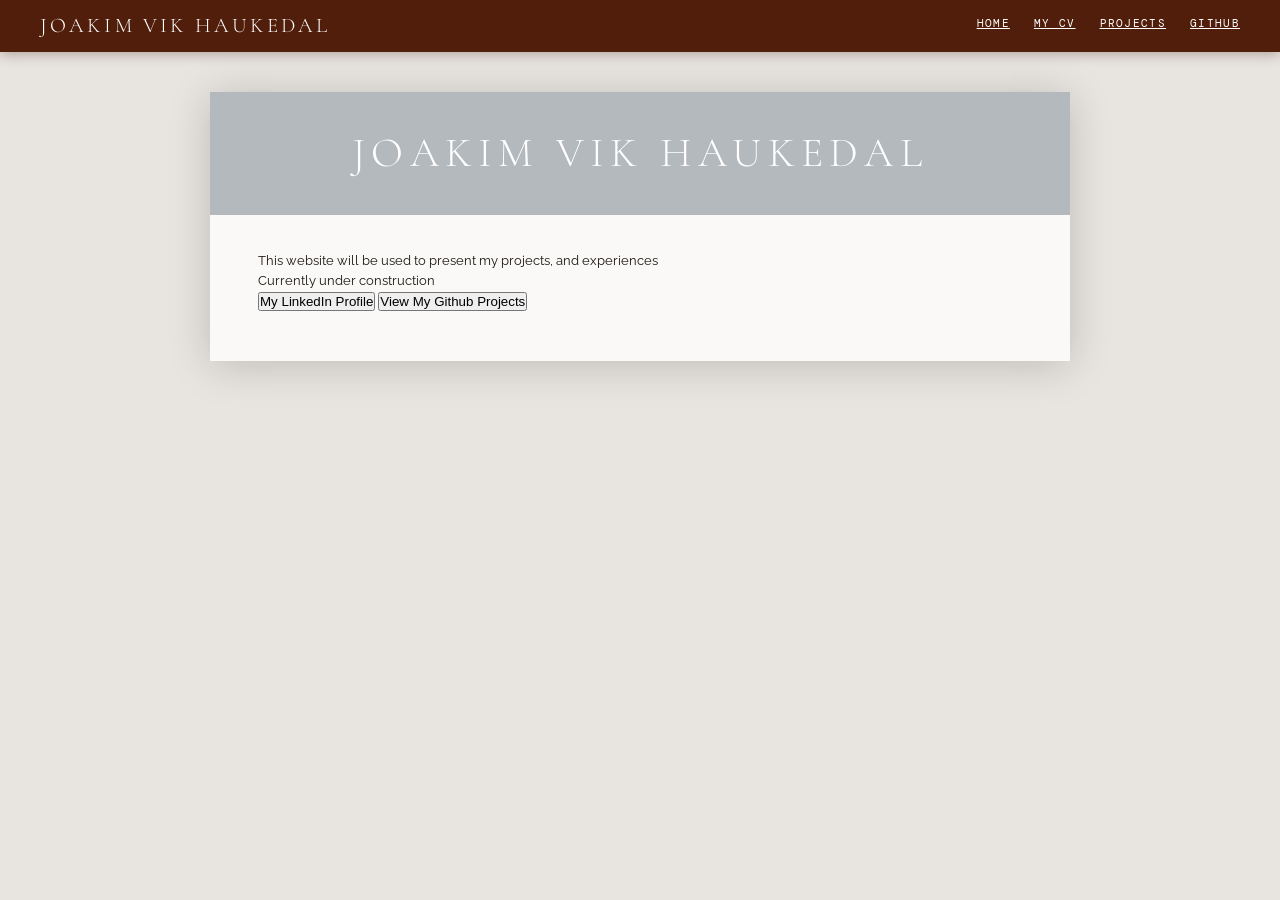
<file: docs/index.html>
<!DOCTYPE html>
<html lang="en">
<head>
<meta charset="UTF-8">
<meta name="viewport" content="width=device-width, initial-scale=1.0">
<title>Joakim Vik Haukedal - Home</title>
<link rel="stylesheet" href="css/style.css">
<link href="https://fonts.googleapis.com/css2?family=Cormorant+Garamond:ital,wght@0,300;0,400;0,600;1,300;1,400&family=DM+Mono:wght@300;400;500&family=Raleway:wght@300;400;600;700&display=swap" rel="stylesheet">
</head>
<body>

<!-- ═══════════════════ Site Header ═══════════════════ -->
<div id="navbar-placeholder"></div>
<script src="js/navbar.js"></script>

<div class="page" id="index">
  <div class="doc">
    <div class="doc-header">
      <span class="subtitle">Joakim Vik Haukedal</span>
    </div>
    <div class="doc-body">
	  <p>This website will be used to present my projects, and experiences</p>
      <p>Currently under construction</p>
	  <button>My LinkedIn Profile
		  <a href="https://www.linkedin.com/in/joakim-vik-haukedal/" target="_blank" rel="noopener noreferrer" class="btn"></a>
	  </button>
      <button>View My Github Projects
      <a href="https://github.com/Jokkusmaximus" target="_blank" rel="noopener noreferrer" class="btn"></a>
      </button>
    </div>
  </div>
</div>



<!-- As a button-style link -->


</body>
</html>
</file>
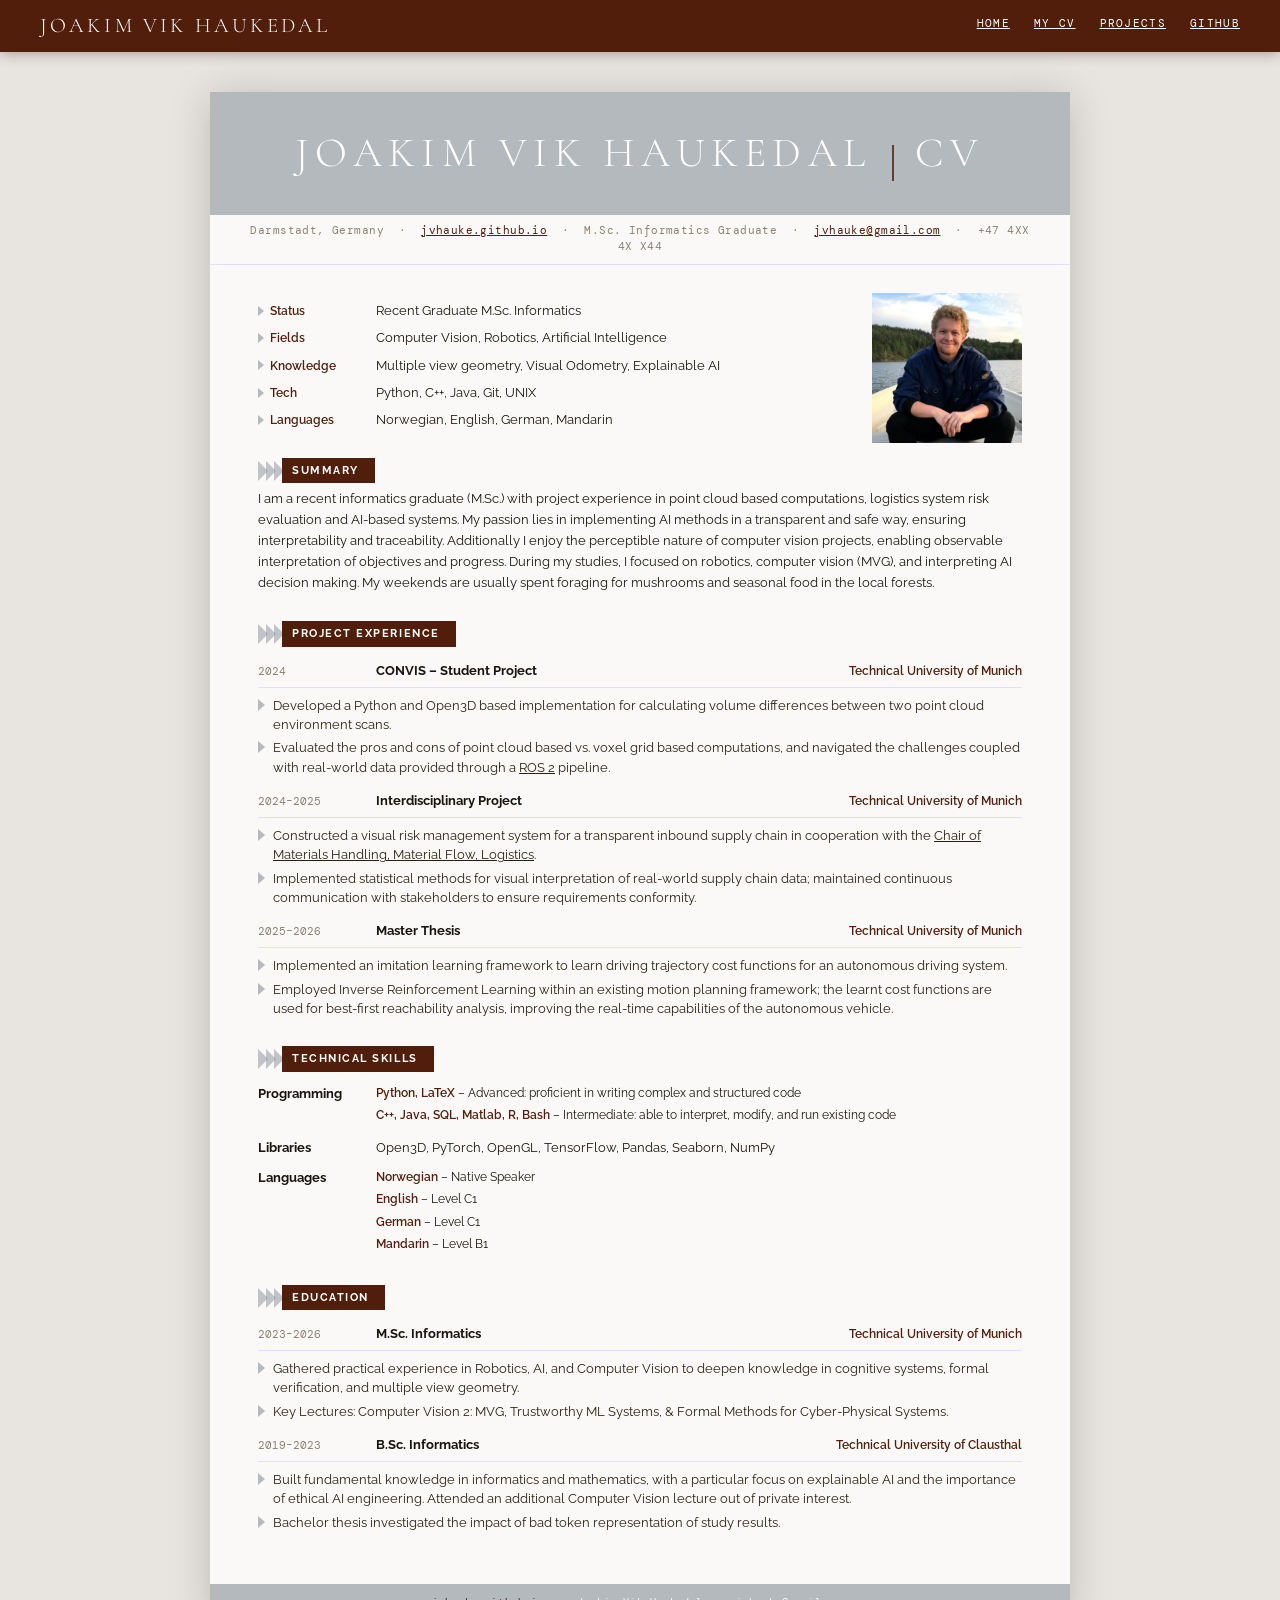
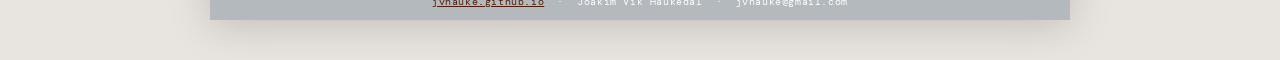
<file: docs/joakim_vh_cv.html>
<!DOCTYPE html>
<html lang="en">
<head>
<meta charset="UTF-8">
<meta name="viewport" content="width=device-width, initial-scale=1.0">
<title>Joakim Vik Haukedal - CV</title>
<link rel="stylesheet" href="css/style.css">
<link href="https://fonts.googleapis.com/css2?family=Cormorant+Garamond:ital,wght@0,300;0,400;0,600;1,300;1,400&family=DM+Mono:wght@300;400;500&family=Raleway:wght@300;400;600;700&display=swap" rel="stylesheet">
</head>
<body>

<!-- ═══════════════════ Site Header ═══════════════════ -->
<div id="navbar-placeholder"></div>
<script src="js/navbar.js" defer></script>

<!-- ═══════════════════ CV ═══════════════════ -->
<div class="page active" id="tab-cv">
  <div class="doc">
    <div class="doc-header">
      <span class="subtitle">Joakim Vik Haukedal</span>
      <span class="divider"></span>
      <span class="subtitle">CV</span>
    </div>
    <div class="topbar">
      Darmstadt, Germany &nbsp;·&nbsp;
      <a href="https://jokkusmaximus.github.io/jvhauke.io/">jvhauke.github.io</a>
      &nbsp;·&nbsp; M.Sc. Informatics Graduate &nbsp;·&nbsp;
      <a href="mailto:jvhauke@gmail.com">jvhauke@gmail.com</a>
      &nbsp;·&nbsp; +47 4XX 4X X44
    </div>
    <div class="doc-body">

      <div class="photo-area">
		<img src="pics/JVH_hytta.jpeg" alt="A picture of Joakim VH, as used on his CV">
      </div>

      <!-- Meta -->
      <div class="headerevent"><span class="headerevent-key">Status</span><span class="headerevent-val">Recent Graduate M.Sc. Informatics</span></div>
      <div class="headerevent"><span class="headerevent-key">Fields</span><span class="headerevent-val">Computer Vision, Robotics, Artificial Intelligence</span></div>
      <div class="headerevent"><span class="headerevent-key">Knowledge</span><span class="headerevent-val">Multiple view geometry, Visual Odometry, Explainable AI</span></div>
      <div class="headerevent"><span class="headerevent-key">Tech</span><span class="headerevent-val">Python, C++, Java, Git, UNIX</span></div>
      <div class="headerevent"><span class="headerevent-key">Languages</span><span class="headerevent-val">Norwegian, English, German, Mandarin</span></div>

      <!-- Summary -->
      <div class="cvsection"><div class="arrows"><div class="arrow-shape"></div><div class="arrow-shape"></div><div class="arrow-shape"></div></div><div class="cvsection-label">Summary</div></div>
      <div class="summary">
        I am a recent informatics graduate (M.Sc.) with project experience in point cloud based computations, logistics system risk evaluation and AI-based systems. My passion lies in implementing AI methods in a transparent and safe way, ensuring interpretability and traceability. Additionally I enjoy the perceptible nature of computer vision projects, enabling observable interpretation of objectives and progress. During my studies, I focused on robotics, computer vision (MVG), and interpreting AI decision making. My weekends are usually spent foraging for mushrooms and seasonal food in the local forests.
      </div>

      <!-- Projects -->
      <div class="cvsection"><div class="arrows"><div class="arrow-shape"></div><div class="arrow-shape"></div><div class="arrow-shape"></div></div><div class="cvsection-label">Project Experience</div></div>

      <div class="cvevent" id="convis">
        <div class="cvevent-header">
          <span class="cvevent-date">2024</span>
          <span class="cvevent-title">CONVIS – Student Project</span>
          <span class="cvevent-place">Technical University of Munich</span>
        </div>
        <div class="cvevent-rule"></div>
        <ul class="cvevent-bullets">
          <li><span class="bullet-arrow"></span><span>Developed a Python and Open3D based implementation for calculating volume differences between two point cloud environment scans.</span></li>
          <li><span class="bullet-arrow"></span><span>Evaluated the pros and cons of point cloud based vs. voxel grid based computations, and navigated the challenges coupled with real-world data provided through a <a href="https://ros.org/" style="color:var(--sect)">ROS 2</a> pipeline.</span></li>
        </ul>
      </div>

      <div class="cvevent">
        <div class="cvevent-header">
          <span class="cvevent-date">2024–2025</span>
          <span class="cvevent-title">Interdisciplinary Project</span>
          <span class="cvevent-place">Technical University of Munich</span>
        </div>
        <div class="cvevent-rule"></div>
        <ul class="cvevent-bullets">
          <li><span class="bullet-arrow"></span><span>Constructed a visual risk management system for a transparent inbound supply chain in cooperation with the <a href="https://www.mec.ed.tum.de/en/fml/cover-page/" style="color:var(--sect)">Chair of Materials Handling, Material Flow, Logistics</a>.</span></li>
          <li><span class="bullet-arrow"></span><span>Implemented statistical methods for visual interpretation of real-world supply chain data; maintained continuous communication with stakeholders to ensure requirements conformity.</span></li>
        </ul>
      </div>

      <div class="cvevent">
        <div class="cvevent-header">
          <span class="cvevent-date">2025–2026</span>
          <span class="cvevent-title">Master Thesis</span>
          <span class="cvevent-place">Technical University of Munich</span>
        </div>
        <div class="cvevent-rule"></div>
        <ul class="cvevent-bullets">
          <li><span class="bullet-arrow"></span><span>Implemented an imitation learning framework to learn driving trajectory cost functions for an autonomous driving system.</span></li>
          <li><span class="bullet-arrow"></span><span>Employed Inverse Reinforcement Learning within an existing motion planning framework; the learnt cost functions are used for best-first reachability analysis, improving the real-time capabilities of the autonomous vehicle.</span></li>
        </ul>
      </div>

      <!-- Technical Skills -->
      <div class="cvsection"><div class="arrows"><div class="arrow-shape"></div><div class="arrow-shape"></div><div class="arrow-shape"></div></div><div class="cvsection-label">Technical Skills</div></div>

      <div class="skill-row" style="margin-top:12px;">
        <span class="skill-label">Programming</span>
        <div>
          <div class="skill-inner-row"><strong>Python, LaTeX</strong> – Advanced: proficient in writing complex and structured code</div>
          <div class="skill-inner-row"><strong>C++, Java, SQL, Matlab, R, Bash</strong> – Intermediate: able to interpret, modify, and run existing code</div>
        </div>
      </div>

      <div class="skill-row">
        <span class="skill-label">Libraries</span>
        <span style="font-size:12.5px;">Open3D, PyTorch, OpenGL, TensorFlow, Pandas, Seaborn, NumPy</span>
      </div>

      <div class="skill-row">
        <span class="skill-label">Languages</span>
        <div>
          <div class="skill-inner-row"><strong>Norwegian</strong> – Native Speaker</div>
          <div class="skill-inner-row"><strong>English</strong> – Level C1</div>
          <div class="skill-inner-row"><strong>German</strong> – Level C1</div>
          <div class="skill-inner-row"><strong>Mandarin</strong> – Level B1</div>
        </div>
      </div>

      <!-- Education -->
      <div class="cvsection"><div class="arrows"><div class="arrow-shape"></div><div class="arrow-shape"></div><div class="arrow-shape"></div></div><div class="cvsection-label">Education</div></div>

      <div class="cvevent">
        <div class="cvevent-header">
          <span class="cvevent-date">2023–2026</span>
          <span class="cvevent-title">M.Sc. Informatics</span>
          <span class="cvevent-place">Technical University of Munich</span>
        </div>
        <div class="cvevent-rule"></div>
        <ul class="cvevent-bullets">
          <li><span class="bullet-arrow"></span><span>Gathered practical experience in Robotics, AI, and Computer Vision to deepen knowledge in cognitive systems, formal verification, and multiple view geometry.</span></li>
          <li><span class="bullet-arrow"></span><span>Key Lectures: Computer Vision 2: MVG, Trustworthy ML Systems, &amp; Formal Methods for Cyber-Physical Systems.</span></li>
        </ul>
      </div>

      <div class="cvevent">
        <div class="cvevent-header">
          <span class="cvevent-date">2019–2023</span>
          <span class="cvevent-title">B.Sc. Informatics</span>
          <span class="cvevent-place">Technical University of Clausthal</span>
        </div>
        <div class="cvevent-rule"></div>
        <ul class="cvevent-bullets">
          <li><span class="bullet-arrow"></span><span>Built fundamental knowledge in informatics and mathematics, with a particular focus on explainable AI and the importance of ethical AI engineering. Attended an additional Computer Vision lecture out of private interest.</span></li>
          <li><span class="bullet-arrow"></span><span>Bachelor thesis investigated the impact of bad token representation of study results.</span></li>
        </ul>
      </div>

    </div><!-- /doc-body -->
    <div class="doc-footer">
      <a href="https://jokkusmaximus.github.io/jvhauke.io/">jvhauke.github.io</a>
      &nbsp;·&nbsp; Joakim Vik Haukedal &nbsp;·&nbsp; jvhauke@gmail.com
    </div>
  </div>
</div>

<script>
  function showTab(name) {
    document.querySelectorAll('.page').forEach(p => p.classList.remove('active'));
    document.querySelectorAll('.tab-btn').forEach(b => b.classList.remove('active'));
    document.getElementById('tab-' + name).classList.add('active');
    event.currentTarget.classList.add('active');
  }
</script>
</body>
</html>
</file>
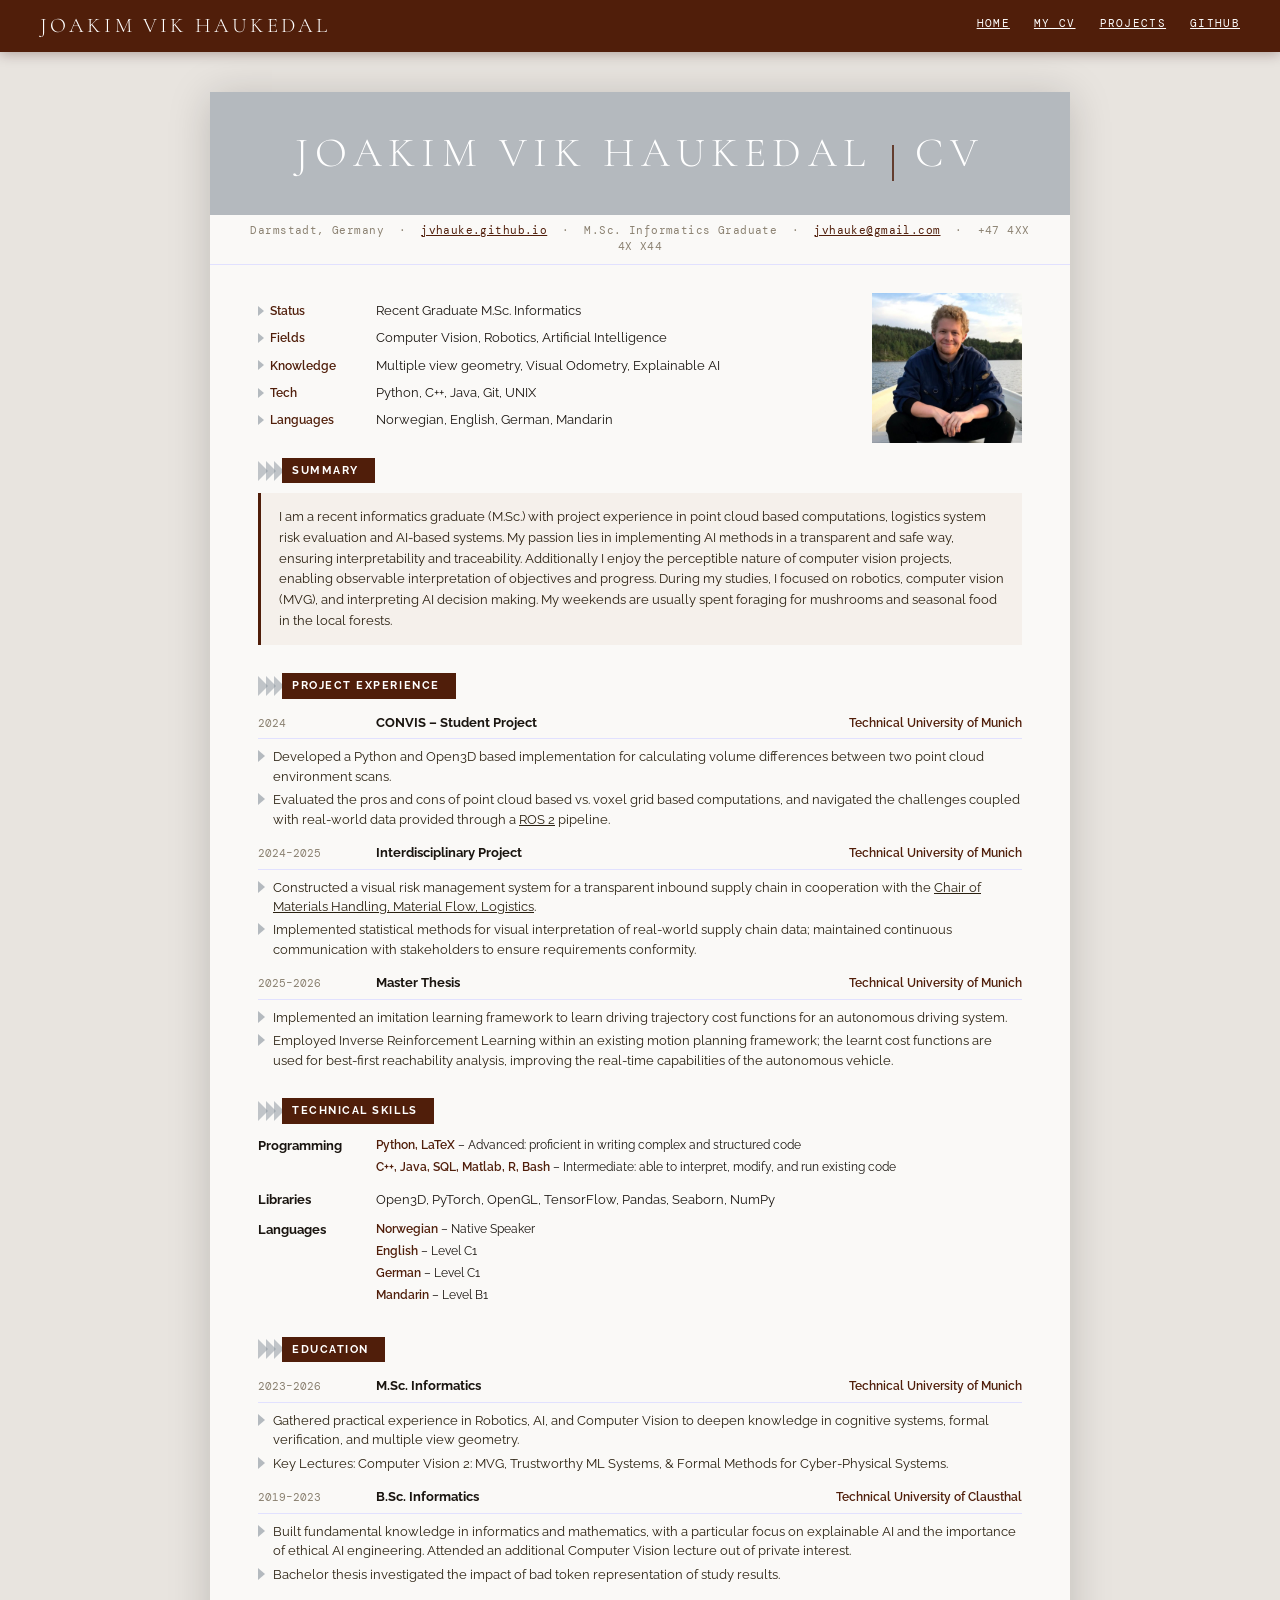
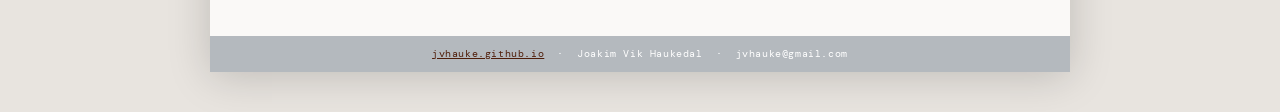
<file: docs/jvh_cv.html>
<!DOCTYPE html>
<html lang="en">
<head>
<meta charset="UTF-8">
<meta name="viewport" content="width=device-width, initial-scale=1.0">
<title>Joakim Vik Haukedal - CV</title>
<link rel="stylesheet" href="css/style.css">
<link href="https://fonts.googleapis.com/css2?family=Cormorant+Garamond:ital,wght@0,300;0,400;0,600;1,300;1,400&family=DM+Mono:wght@300;400;500&family=Raleway:wght@300;400;600;700&display=swap" rel="stylesheet">
</head>
<body>

<!-- ═══════════════════ Site Header ═══════════════════ -->
<div id="navbar-placeholder"></div>
<script src="js/navbar.js"></script>

<!-- ═══════════════════ CV ═══════════════════ -->
<div class="page" id="cv">
  <div class="doc">
    <div class="doc-header">
      <span class="subtitle">Joakim Vik Haukedal</span>
      <span class="divider"></span>
      <span class="subtitle">CV</span>
    </div>
    <div class="topbar">
      Darmstadt, Germany &nbsp;·&nbsp;
      <a href="https://jokkusmaximus.github.io/jvhauke.io/">jvhauke.github.io</a>
      &nbsp;·&nbsp; M.Sc. Informatics Graduate &nbsp;·&nbsp;
      <a href="mailto:jvhauke@gmail.com">jvhauke@gmail.com</a>
      &nbsp;·&nbsp; +47 4XX 4X X44
    </div>
    <div class="doc-body">

      <div class="photo-area">
		<img src="pics/JVH_hytta.jpeg" alt="A picture of Joakim VH, as used on his CV">
      </div>

      <!-- Meta -->
      <div class="headerevent"><span class="headerevent-key">Status</span><span class="headerevent-val">Recent Graduate M.Sc. Informatics</span></div>
      <div class="headerevent"><span class="headerevent-key">Fields</span><span class="headerevent-val">Computer Vision, Robotics, Artificial Intelligence</span></div>
      <div class="headerevent"><span class="headerevent-key">Knowledge</span><span class="headerevent-val">Multiple view geometry, Visual Odometry, Explainable AI</span></div>
      <div class="headerevent"><span class="headerevent-key">Tech</span><span class="headerevent-val">Python, C++, Java, Git, UNIX</span></div>
      <div class="headerevent"><span class="headerevent-key">Languages</span><span class="headerevent-val">Norwegian, English, German, Mandarin</span></div>

      <!-- Summary -->
      <div class="cvsection"><div class="arrows"><div class="arrow-shape"></div><div class="arrow-shape"></div><div class="arrow-shape"></div></div><div class="cvsection-label">Summary</div></div>
      <div class="content-box">
        I am a recent informatics graduate (M.Sc.) with project experience in point cloud based computations, logistics system risk evaluation and AI-based systems. My passion lies in implementing AI methods in a transparent and safe way, ensuring interpretability and traceability. Additionally I enjoy the perceptible nature of computer vision projects, enabling observable interpretation of objectives and progress. During my studies, I focused on robotics, computer vision (MVG), and interpreting AI decision making. My weekends are usually spent foraging for mushrooms and seasonal food in the local forests.
      </div>

      <!-- Projects -->
      <div class="cvsection"><div class="arrows"><div class="arrow-shape"></div><div class="arrow-shape"></div><div class="arrow-shape"></div></div><div class="cvsection-label">Project Experience</div></div>

      <div class="cvevent" id="convis">
        <div class="cvevent-header">
          <span class="cvevent-date">2024</span>
          <span class="cvevent-title">CONVIS – Student Project</span>
          <span class="cvevent-place">Technical University of Munich</span>
        </div>
        <div class="cvevent-rule"></div>
        <ul class="cvevent-bullets">
          <li><span class="bullet-arrow"></span><span>Developed a Python and Open3D based implementation for calculating volume differences between two point cloud environment scans.</span></li>
          <li><span class="bullet-arrow"></span><span>Evaluated the pros and cons of point cloud based vs. voxel grid based computations, and navigated the challenges coupled with real-world data provided through a <a href="https://ros.org/" style="color:var(--sect)">ROS 2</a> pipeline.</span></li>
        </ul>
      </div>

      <div class="cvevent">
        <div class="cvevent-header">
          <span class="cvevent-date">2024–2025</span>
          <span class="cvevent-title">Interdisciplinary Project</span>
          <span class="cvevent-place">Technical University of Munich</span>
        </div>
        <div class="cvevent-rule"></div>
        <ul class="cvevent-bullets">
          <li><span class="bullet-arrow"></span><span>Constructed a visual risk management system for a transparent inbound supply chain in cooperation with the <a href="https://www.mec.ed.tum.de/en/fml/cover-page/" style="color:var(--sect)">Chair of Materials Handling, Material Flow, Logistics</a>.</span></li>
          <li><span class="bullet-arrow"></span><span>Implemented statistical methods for visual interpretation of real-world supply chain data; maintained continuous communication with stakeholders to ensure requirements conformity.</span></li>
        </ul>
      </div>

      <div class="cvevent">
        <div class="cvevent-header">
          <span class="cvevent-date">2025–2026</span>
          <span class="cvevent-title">Master Thesis</span>
          <span class="cvevent-place">Technical University of Munich</span>
        </div>
        <div class="cvevent-rule"></div>
        <ul class="cvevent-bullets">
          <li><span class="bullet-arrow"></span><span>Implemented an imitation learning framework to learn driving trajectory cost functions for an autonomous driving system.</span></li>
          <li><span class="bullet-arrow"></span><span>Employed Inverse Reinforcement Learning within an existing motion planning framework; the learnt cost functions are used for best-first reachability analysis, improving the real-time capabilities of the autonomous vehicle.</span></li>
        </ul>
      </div>

      <!-- Technical Skills -->
      <div class="cvsection"><div class="arrows"><div class="arrow-shape"></div><div class="arrow-shape"></div><div class="arrow-shape"></div></div><div class="cvsection-label">Technical Skills</div></div>

      <div class="skill-row" style="margin-top:12px;">
        <span class="skill-label">Programming</span>
        <div>
          <div class="skill-inner-row"><strong>Python, LaTeX</strong> – Advanced: proficient in writing complex and structured code</div>
          <div class="skill-inner-row"><strong>C++, Java, SQL, Matlab, R, Bash</strong> – Intermediate: able to interpret, modify, and run existing code</div>
        </div>
      </div>

      <div class="skill-row">
        <span class="skill-label">Libraries</span>
        <span style="font-size:12.5px;">Open3D, PyTorch, OpenGL, TensorFlow, Pandas, Seaborn, NumPy</span>
      </div>

      <div class="skill-row">
        <span class="skill-label">Languages</span>
        <div>
          <div class="skill-inner-row"><strong>Norwegian</strong> – Native Speaker</div>
          <div class="skill-inner-row"><strong>English</strong> – Level C1</div>
          <div class="skill-inner-row"><strong>German</strong> – Level C1</div>
          <div class="skill-inner-row"><strong>Mandarin</strong> – Level B1</div>
        </div>
      </div>

      <!-- Education -->
      <div class="cvsection"><div class="arrows"><div class="arrow-shape"></div><div class="arrow-shape"></div><div class="arrow-shape"></div></div><div class="cvsection-label">Education</div></div>

      <div class="cvevent">
        <div class="cvevent-header">
          <span class="cvevent-date">2023–2026</span>
          <span class="cvevent-title">M.Sc. Informatics</span>
          <span class="cvevent-place">Technical University of Munich</span>
        </div>
        <div class="cvevent-rule"></div>
        <ul class="cvevent-bullets">
          <li><span class="bullet-arrow"></span><span>Gathered practical experience in Robotics, AI, and Computer Vision to deepen knowledge in cognitive systems, formal verification, and multiple view geometry.</span></li>
          <li><span class="bullet-arrow"></span><span>Key Lectures: Computer Vision 2: MVG, Trustworthy ML Systems, &amp; Formal Methods for Cyber-Physical Systems.</span></li>
        </ul>
      </div>

      <div class="cvevent">
        <div class="cvevent-header">
          <span class="cvevent-date">2019–2023</span>
          <span class="cvevent-title">B.Sc. Informatics</span>
          <span class="cvevent-place">Technical University of Clausthal</span>
        </div>
        <div class="cvevent-rule"></div>
        <ul class="cvevent-bullets">
          <li><span class="bullet-arrow"></span><span>Built fundamental knowledge in informatics and mathematics, with a particular focus on explainable AI and the importance of ethical AI engineering. Attended an additional Computer Vision lecture out of private interest.</span></li>
          <li><span class="bullet-arrow"></span><span>Bachelor thesis investigated the impact of bad token representation of study results.</span></li>
        </ul>
      </div>

    </div><!-- /doc-body -->
    <div class="doc-footer">
      <a href="https://jokkusmaximus.github.io/jvhauke.io/">jvhauke.github.io</a>
      &nbsp;·&nbsp; Joakim Vik Haukedal &nbsp;·&nbsp; jvhauke@gmail.com
    </div>
  </div>
</div>
</body>
</html>
</file>
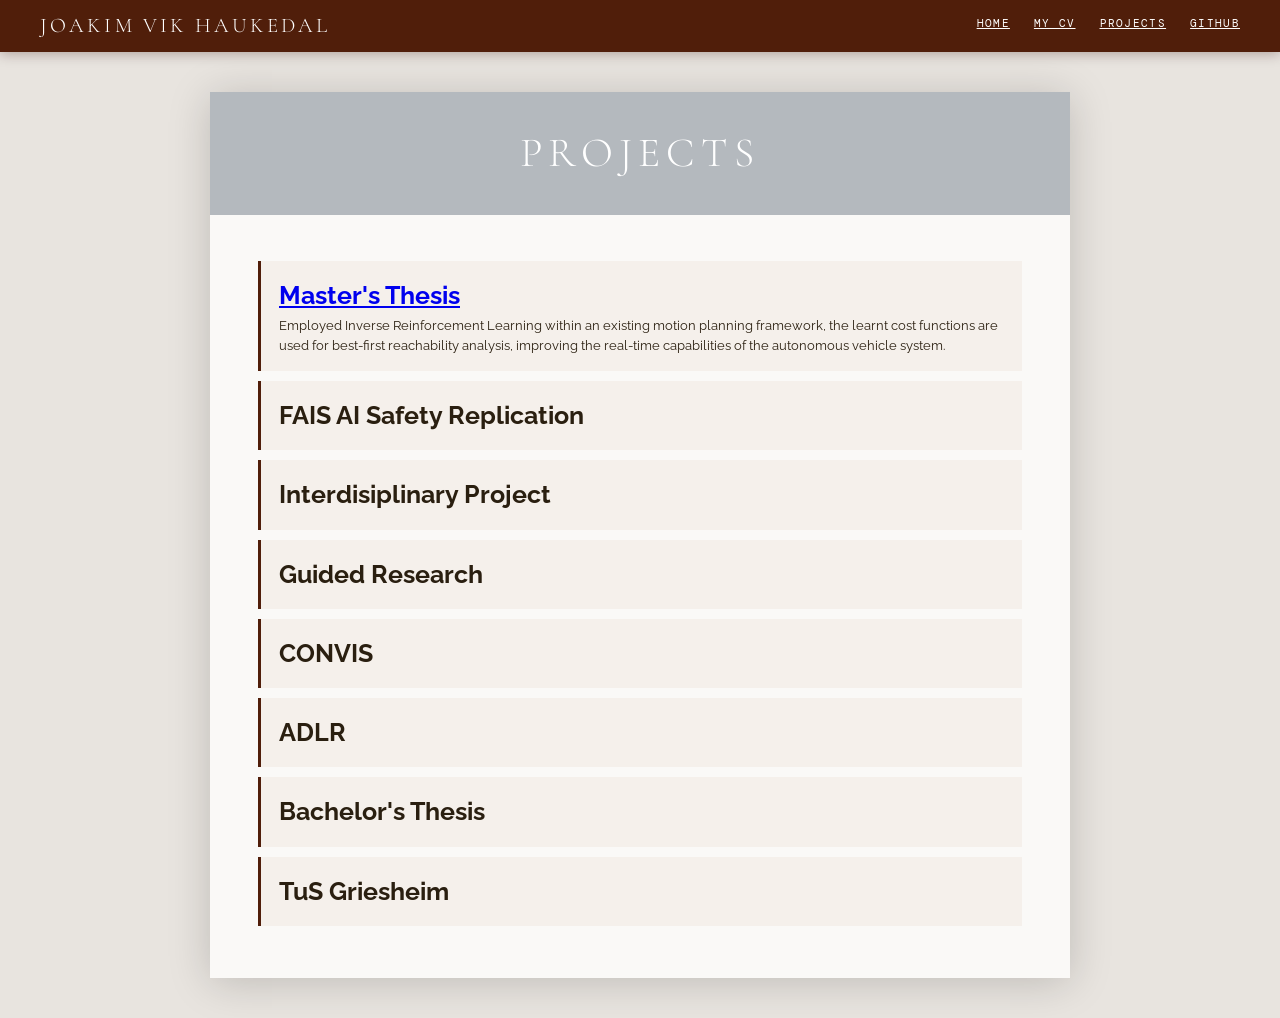
<file: docs/projects.html>
<!DOCTYPE html>
<html lang="en">
<head>
<meta charset="UTF-8">
<meta name="viewport" content="width=device-width, initial-scale=1.0">
<title>Joakim Vik Haukedal - Projects</title>
<link rel="stylesheet" href="css/style.css">
<link href="https://fonts.googleapis.com/css2?family=Cormorant+Garamond:ital,wght@0,300;0,400;0,600;1,300;1,400&family=DM+Mono:wght@300;400;500&family=Raleway:wght@300;400;600;700&display=swap" rel="stylesheet">
</head>
<body>

<!-- ═══════════════════ Site Header ═══════════════════ -->
<div id="navbar-placeholder"></div>
<script src="js/navbar.js"></script>

<div class="page" id="projects">
  <div class="doc">
    <div class="doc-header">
      <span class="subtitle">Projects</span>
    </div>
    <div class="doc-body">
        <div class="content-box">
          <h1><a href="project_pages/mscthesis.html" class="project-link">Master's Thesis</a></h1>
		  <p>Employed Inverse Reinforcement Learning within an existing motion planning framework, the learnt cost functions are used for best-first reachability analysis, improving the real-time capabilities of the autonomous vehicle system.</p>
        </div>
        <div class="content-box">
          <h1>FAIS AI Safety Replication</h1>
        </div>
        <div class="content-box">
          <h1>Interdisiplinary Project</h1>
        </div>
        <div class="content-box">
          <h1>Guided Research</h1>
        </div>
        <div class="content-box">
          <h1>CONVIS</h1>
        </div>
        <div class="content-box">
          <h1>ADLR</h1>
        </div>
        <div class="content-box">
          <h1>Bachelor's Thesis</h1>
        </div>
        <div class="content-box">
          <h1>TuS Griesheim</h1>
        </div>
    </div>	
	
    </div>
  </div>
</div>

</body>
</html>
</file>
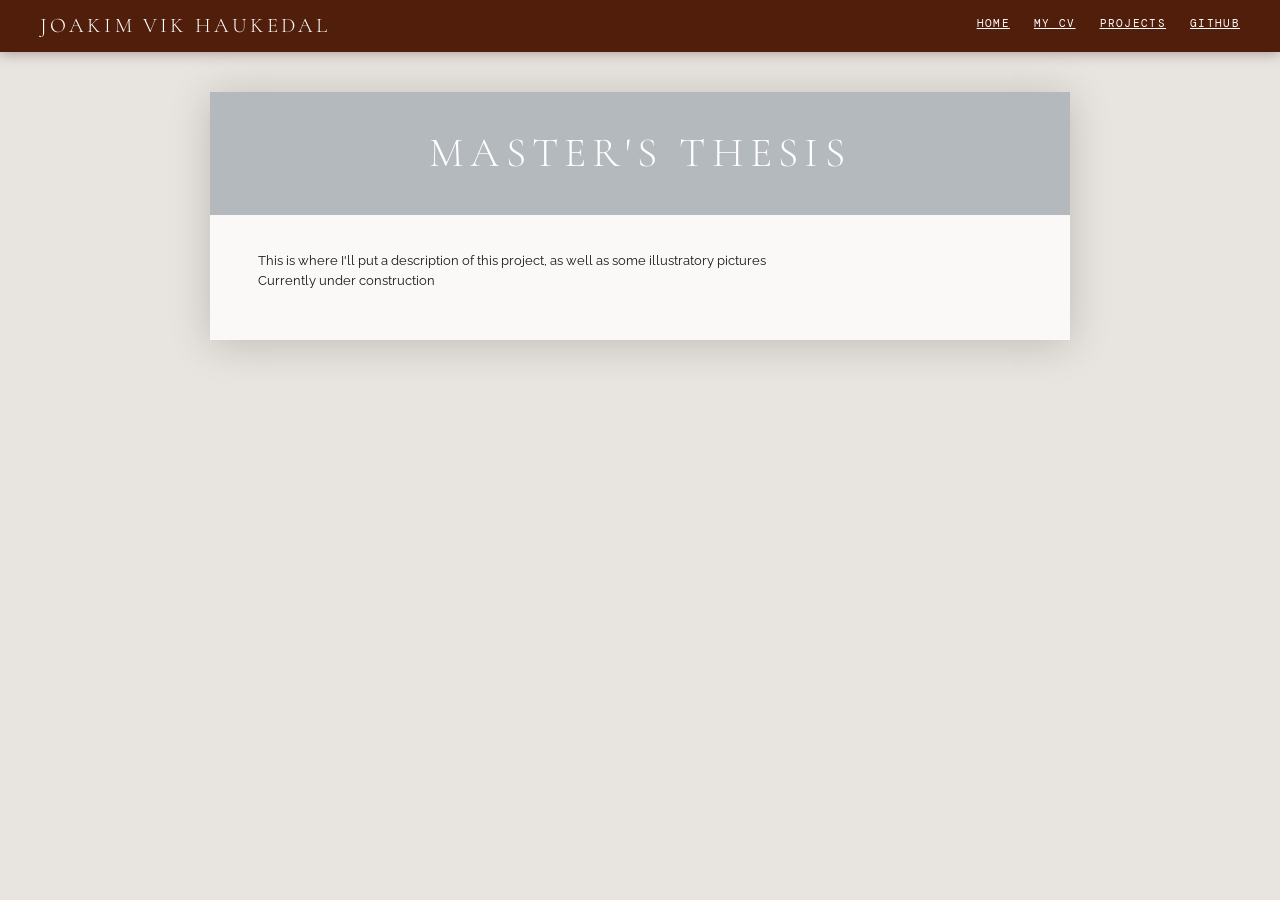
<file: docs/project_pages/mscthesis.html>
<!DOCTYPE html>
<html lang="en">
<head>
<meta charset="UTF-8">
<meta name="viewport" content="width=device-width, initial-scale=1.0">
<title>Joakim Vik Haukedal - Home</title>
<link rel="stylesheet" href="../css/style.css">
<link href="https://fonts.googleapis.com/css2?family=Cormorant+Garamond:ital,wght@0,300;0,400;0,600;1,300;1,400&family=DM+Mono:wght@300;400;500&family=Raleway:wght@300;400;600;700&display=swap" rel="stylesheet">
</head>
<body>

<!-- ═══════════════════ Site Header ═══════════════════ -->
<div id="navbar-placeholder"></div>
<script src="../js/navbar.js"></script>

<div class="page" id="projects-msc">
  <div class="doc">
    <div class="doc-header">
      <span class="subtitle">Master's Thesis</span>
    </div>
    <div class="doc-body">
	  <p>This is where I'll put a description of this project, as well as some illustratory pictures</p>
      <p>Currently under construction</p>
    </div>
  </div>
</div>



<!-- As a button-style link -->


</body>
</html>
</file>
<file: docs/css/style.css>
:root {
     --design_clr: #501e0a;/*red-brown-orange*/
	 --design_light_clr: #d4956a; /* the warm orange*/
     --bg_clr: #e8e4df;/*light redish-brown*/
	 --bg_light_clr: #f5f0eb;/*subtly lighter bg_clr*/
     --page_bg_clr: #faf9f7;/*off-white */
     --accent_clr: #86909999;/*metallic blue*/
	 --accent_light_clr: #e1e1ff;/*light metallic blue*/
     --text_clr: #1a1510;/*Slighlty off-black */
     --text_muted_clr: #8a8070;/*dark brown*/
     -- 
}
 *, *::before, *::after {
     box-sizing: border-box;
     margin: 0;
     padding: 0;
}
 body {
     font-family: 'Raleway', sans-serif;
     background: var(--bg_clr);
     color: var(--text_clr);
     font-size: 13px;
     line-height: 1.6;
}
/* ── Site header banner ── */
 .site-header {
     background: var(--design_clr);
     display: flex;
     align-items: center;
     justify-content: space-between; /* name on left, links on right */
     padding: 0 40px;
     height: 52px;
     box-shadow: 0 2px 12px rgba(50,10,0,0.3);
     position: sticky;
     top: 0;
     z-index: 100;
}
 .site-header-name {
     font-family: 'Cormorant Garamond', serif;
     font-size: 1.3rem; /* rem= "root em". Site header is 30% larger than page default */
     font-weight: 300;
     color: white;
     letter-spacing: 0.15em;
     text-transform: uppercase;
}
 .site-nav {
     display: flex;
     gap: 24px;
}
 .site-nav a {
    /* means that it is an "<a>" element nested under an element with the tag "site-nav" */
     font-family: 'DM Mono', monospace;
     font-size: 11px;
     letter-spacing: 0.12em;
     text-transform: uppercase;
     color: white;
     border-bottom: 3px solid transparent; /* reserves space for hover indicator */
     padding-bottom: 2px;
     transition: color 0.2s, border-color 0.2s;
}
 .site-nav a:hover {
     border-bottom-color: var(--design_light_clr);
}
/* ── Page wrapper ── */
 .page {
     display: block;
     max-width: 860px;
     margin: 40px auto;
}

/* ── Document shell ── */
 .doc {
     background: var(--page_bg_clr);
     box-shadow: 0 4px 40px rgba(0,0,0,0.18);
     overflow: hidden;
}
/* ── Header bar ── */
 .doc-header {
     background: var(--accent_clr);
     padding: 28px 40px;
     text-align: center;
     position: relative;
}
 .doc-header h1 { /*unused?*/
     font-family: 'Cormorant Garamond', serif;
     font-size: 2.6rem;
     font-weight: 300;
     color: white;
     letter-spacing: 0.15em;
     text-transform: uppercase;
}
 .doc-header .divider {
     display: inline-block;
     width: 2px;
     height: 36px;
     background: var(--design_clr);
     vertical-align: middle;
     margin: 0 18px;
     opacity: 0.8;
}
 .doc-header .subtitle {
     font-family: 'Cormorant Garamond', serif;
     font-size: 2.6rem;
     font-weight: 300;
     color: white;
     letter-spacing: 0.15em;
     text-transform: uppercase;
}
 .topbar {
     background: var(--page_bg_clr);
     padding: 8px 40px;
     text-align: center;
     font-family: 'DM Mono', monospace;
     font-size: 10.5px;
     color: var(--text_muted_clr);
     letter-spacing: 0.04em;
     border-bottom: 1px solid var(--accent_light_clr);
}
 .topbar a {
     color: var(--design_clr);
     text-decoration: underline;
}
/* ── Body padding ── */
 .doc-body {
     padding: 36px 48px 48px;
}
/*=== CV Stuff ====*/
/* ── Section headings ── */
 .cvsection {
     margin: 28px 0 6px;
     display: flex;
     align-items: center;
     gap: 0;
}
 .cvsection .arrows {
     display: flex;
     margin-right: 0;
}
 .arrow-shape {
     width: 0;
     height: 0;
     border-top: 10px solid transparent;
     border-bottom: 10px solid transparent;
     border-left: 10px solid #86909980;
     margin-right: -2px;
}
 .cvsection-label {
     background: var(--design_clr);
     color: white;
     font-family: 'Raleway', sans-serif;
     font-weight: 700;
     font-size: 11px;
     letter-spacing: 0.14em;
     text-transform: uppercase;
     padding: 5px 16px 5px 10px;
     line-height: 1.4;
}
/* ── CV Event ── */
 .cvevent {
     margin: 14px 0 2px;
}
 .cvevent-header {
     display: grid;
     grid-template-columns: 110px 1fr auto;
     gap: 8px;
     align-items: baseline;
}
 .cvevent-date {
     color: var(--text_muted_clr);
     font-family: 'DM Mono', monospace;
     font-size: 10.5px;
     padding-top: 1px;
}
 .cvevent-title {
     font-weight: 700;
     font-size: 13px;
}
 .cvevent-place {
     color: var(--design_clr);
     font-size: 11.5px;
     font-weight: 600;
     text-align: right;
     white-space: nowrap;
}
 .cvevent-rule {
     height: 1px;
     background: var(--accent_light_clr);
     margin: 5px 0 8px;
}
 .cvevent-bullets {
     padding-left: 0;
     list-style: none;
}
 .cvevent-bullets li {
     display: flex;
     gap: 8px;
     margin-bottom: 4px;
     font-size: 12.5px;
     color: #2a2010;
     line-height: 1.55;
}
 .bullet-arrow {
     flex-shrink: 0;
     margin-top: 3px;
     width: 0;
     height: 0;
     border-top: 6px solid transparent;
     border-bottom: 6px solid transparent;
     border-left: 7px solid #86909999;
}
/* ── Header event (meta) ── */
 .headerevent {
     display: grid;
     grid-template-columns: 110px 1fr;
     gap: 8px;
     margin-bottom: 7px;
     align-items: baseline;
}
 .headerevent-key {
     color: var(--design_clr);
     font-size: 12px;
     font-weight: 600;
}
 .headerevent-key::before {
     content: '';
     display: inline-block;
     width: 0;
     height: 0;
     border-top: 5px solid transparent;
     border-bottom: 5px solid transparent;
     border-left: 6px solid #86909999;
     margin-right: 6px;
     vertical-align: middle;
     margin-top: -2px;
}
 .headerevent-val {
     font-size: 12.5px;
     color: var(--text_clr);
}
/* ── Skills table ── */
 .skill-row {
     display: grid;
     grid-template-columns: 110px 1fr;
     gap: 8px;
     margin-bottom: 10px;
     align-items: start;
}
 .skill-label {
     font-weight: 700;
     font-size: 12.5px;
}
 .skill-inner-row {
     margin-bottom: 3px;
     font-size: 12px;
}
 .skill-inner-row strong {
     font-weight: 600;
     color: var(--design_clr);
}
/* ── Images ── */
 img {
     width: 100%;
}
/* ── Profile photo ── */
 .photo-area {
     float: right;
     margin: -8px 0 12px 24px;
     overflow: hidden;
	 width: 150px;
	 height: auto;
     display: flex;
     align-items: center;
     justify-content: center;
}
 .photo-placeholder {
     font-family: 'DM Mono', monospace;
     font-size: 9px;
     color: var(--text_muted_clr);
     text-align: center;
     padding: 8px;
}
/* ── Footer bar ── */
 .doc-footer {
     background: #86909999;
     padding: 10px 40px;
     text-align: center;
     font-family: 'DM Mono', monospace;
     font-size: 10px;
     color: white;
     letter-spacing: 0.06em;
}
 .doc-footer a {
     color: var(--design_clr);
     text-decoration: underline;
}

/* ── Summary ── */
 .content-box {
     background: var(--bg_light_clr);
     border-left: 3px solid var(--design_clr);
     padding: 14px 18px;
     margin: 10px 0 4px;
     font-size: 12.5px;
     line-height: 1.65;
     color: #2a1f10;
}
 @media (max-width: 640px) {
     .doc-body {
         padding: 24px 20px 32px;
    }
     .doc-header h1, .doc-header .subtitle {
         font-size: 1.6rem;
    }
     .cvevent-header {
         grid-template-columns: 80px 1fr;
    }
     .cvevent-place {
         grid-column: 1 / -1;
         text-align: left;
    }
}
</file>
